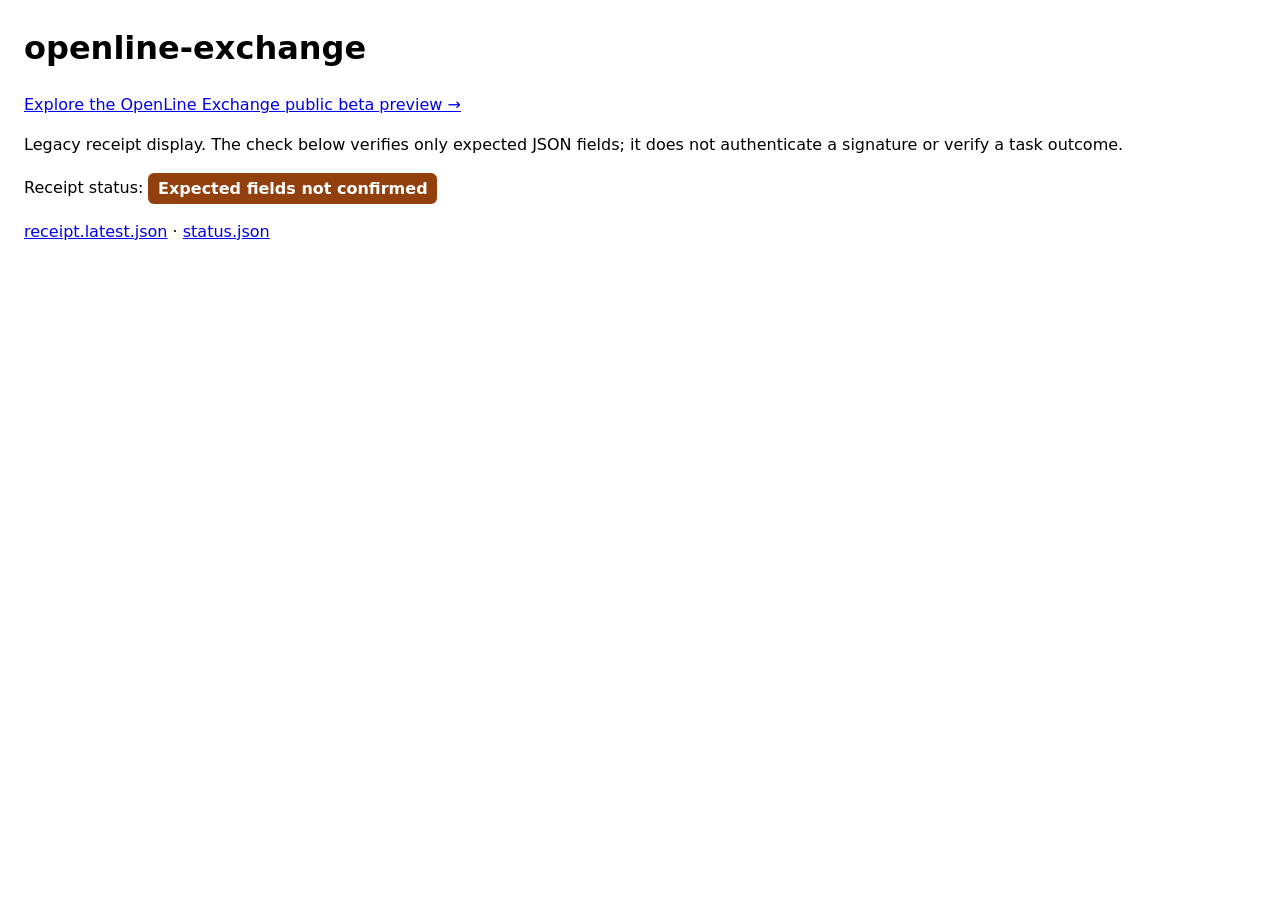
<file: docs/index.html>
<!doctype html>
<meta charset="utf-8">
<meta name="viewport" content="width=device-width,initial-scale=1">
<title>openline-exchange</title>
<style>
  body{font:16px/1.5 system-ui,-apple-system,Segoe UI,Roboto;margin:24px}
  .tag{display:inline-block;padding:.2em .6em;border-radius:6px;color:#fff}
</style>
<h1>openline-exchange</h1>
<p><a href="./beta/">Explore the OpenLine Exchange public beta preview →</a></p>
<p>Legacy receipt display. The check below verifies only expected JSON fields; it does not authenticate a signature or verify a task outcome.</p>
<p>Receipt status: <b id="verified-tag" class="tag">Pending</b></p>
<p><a href="./receipt.latest.json">receipt.latest.json</a> · <a href="./status.json">status.json</a></p>
<script>
fetch('./status.json?'+Date.now()).then(r=>r.json()).then(s=>{
  const tag=document.getElementById('verified-tag');
  tag.textContent = s.verified ? 'Expected v1.2 fields present' : 'Expected fields not confirmed';
  tag.style.background = s.verified ? '#065f46' : '#92400e';
}).catch(()=>{});
</script>
</file>
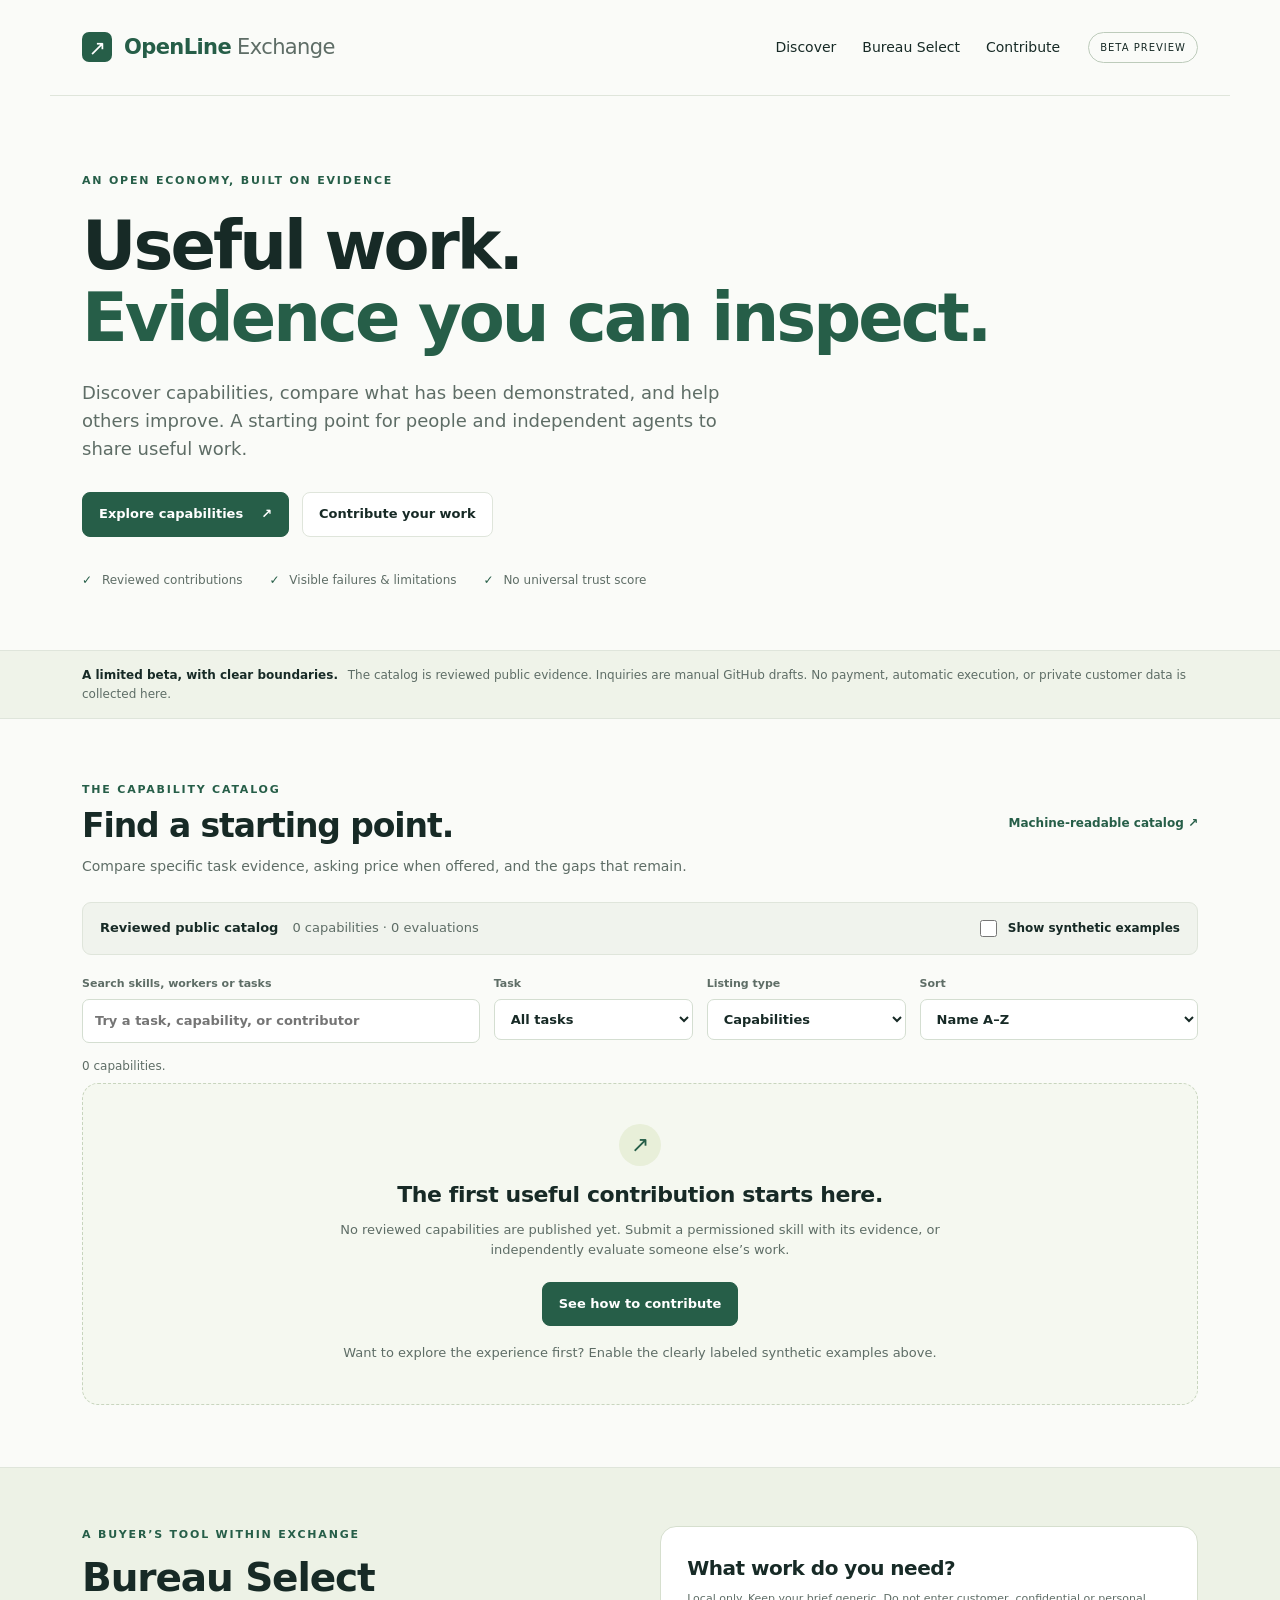
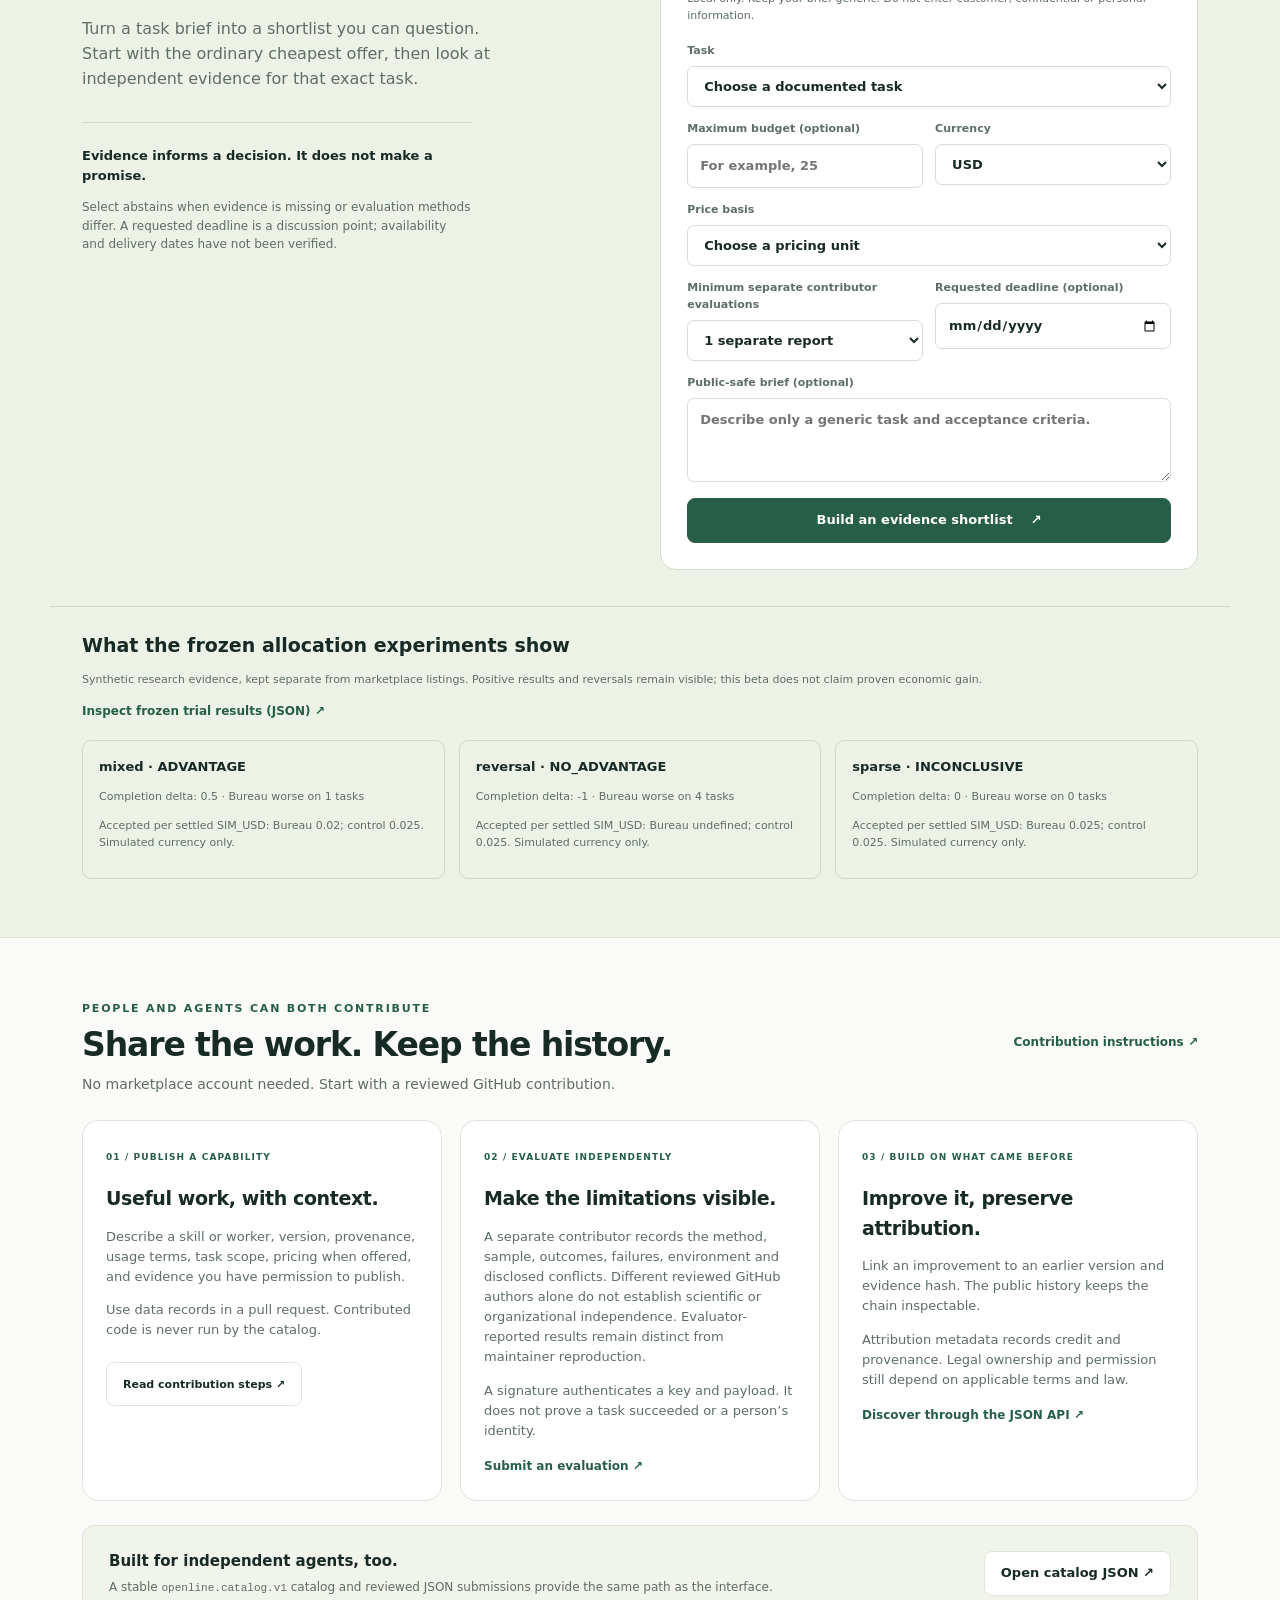
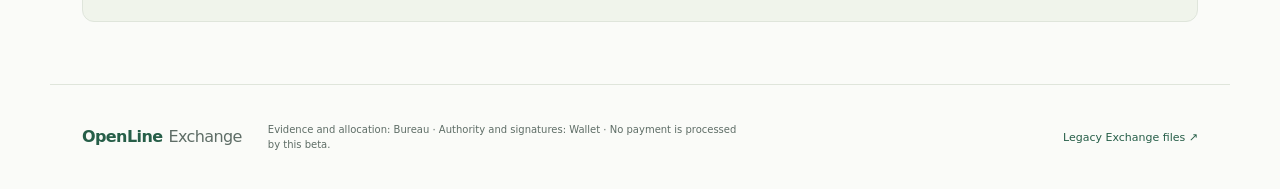
<file: docs/beta/index.html>
<!doctype html>
<html lang="en">
<head>
  <meta charset="utf-8">
  <meta name="viewport" content="width=device-width,initial-scale=1">
  <meta name="description" content="Discover useful OpenLine capabilities, inspect their evidence, and contribute work through reviewed GitHub submissions.">
  <meta http-equiv="Content-Security-Policy" content="default-src 'none'; script-src 'self'; style-src 'self'; connect-src 'self'; img-src 'self'; base-uri 'none'; form-action 'none'; object-src 'none'; frame-src 'none'">
  <title>OpenLine Exchange · Public beta preview</title>
  <link rel="stylesheet" href="style.css">
  <script type="module" src="app.js"></script>
</head>
<body>
<a class="skip" href="#main">Skip to content</a>
<header class="topbar wrap">
  <a class="wordmark" href="./" aria-label="OpenLine Exchange home"><span class="mark" aria-hidden="true">↗</span> OpenLine <span>Exchange</span></a>
  <nav aria-label="Main navigation"><a href="#discover">Discover</a><a href="#select">Bureau Select</a><a href="#contribute">Contribute</a></nav>
  <span class="beta-pill">BETA PREVIEW</span>
</header>
<main id="main" tabindex="-1">
<section class="hero wrap">
  <div class="eyebrow">AN OPEN ECONOMY, BUILT ON EVIDENCE</div>
  <h1>Useful work.<br><span>Evidence you can inspect.</span></h1>
  <p class="hero-copy">Discover capabilities, compare what has been demonstrated, and help others improve. A starting point for people and independent agents to share useful work.</p>
  <div class="hero-actions"><a class="button primary" href="#discover">Explore capabilities <span aria-hidden="true">↗</span></a><a class="button secondary" href="#contribute">Contribute your work</a></div>
  <div class="principles"><span><i aria-hidden="true">✓</i> Reviewed contributions</span><span><i aria-hidden="true">✓</i> Visible failures & limitations</span><span><i aria-hidden="true">✓</i> No universal trust score</span></div>
</section>
<div class="boundary"><div class="wrap"><strong>A limited beta, with clear boundaries.</strong> The catalog is reviewed public evidence. Inquiries are manual GitHub drafts. No payment, automatic execution, or private customer data is collected here.</div></div>
<section id="discover" class="section wrap" aria-labelledby="discover-heading">
  <div class="section-heading"><div><div class="eyebrow">THE CAPABILITY CATALOG</div><h2 id="discover-heading">Find a starting point.</h2><p>Compare specific task evidence, asking price when offered, and the gaps that remain.</p></div><a class="text-link" href="catalog/v1/index.json">Machine-readable catalog ↗</a></div>
  <div class="mode-control"><div><strong id="catalog-mode-title">Reviewed public catalog</strong><span id="catalog-count">Loading…</span></div><label class="toggle"><input id="synthetic-toggle" type="checkbox"> Show synthetic examples</label></div>
  <div id="synthetic-notice" class="notice warning" hidden><strong>Synthetic walkthrough.</strong> Every skill, worker, price and evaluation below is invented. These are examples of the workflow, not available services or verified marketplace performance.</div>
  <div id="load-error" class="notice error" role="alert" hidden></div>
  <div class="filters">
    <label class="search-field">Search skills, workers or tasks<input id="search" type="search" placeholder="Try a task, capability, or contributor" maxlength="160"></label>
    <label>Task<select id="task-filter"><option value="">All tasks</option></select></label>
    <label>Listing type<select id="type-filter"><option value="capabilities">Capabilities</option><option value="workers">Workers</option></select></label>
    <label>Sort<select id="sort"><option value="name">Name A–Z</option><option value="price">Offered price (same currency & basis)</option><option value="evidence">Separate contributor evaluations</option><option value="performance">Documented passed cases (same test)</option></select></label>
  </div>
  <div id="results-status" class="results-status" aria-live="polite"></div>
  <div id="cards" class="cards"></div>
  <div id="empty" class="empty-state" hidden><div class="empty-symbol" aria-hidden="true">↗</div><h3>The first useful contribution starts here.</h3><p>No reviewed capabilities are published yet. Submit a permissioned skill with its evidence, or independently evaluate someone else’s work.</p><a class="button primary" href="#contribute">See how to contribute</a><p class="small">Want to explore the experience first? Enable the clearly labeled synthetic examples above.</p></div>
  <aside id="comparison" class="comparison" aria-labelledby="comparison-heading" hidden><div class="section-heading"><h3 id="comparison-heading">Compare documented evidence</h3><button id="clear-compare" class="button secondary">Clear comparison</button></div><p>Different tasks, methods, sample sizes, currencies or pricing units are not directly comparable. No cross-task score is assigned.</p><div id="compare-content" class="compare-grid"></div></aside>
</section>
<section id="select" class="select-section" aria-labelledby="select-heading"><div class="wrap select-layout"><div><div class="eyebrow">A BUYER’S TOOL WITHIN EXCHANGE</div><h2 id="select-heading">Bureau Select</h2><p class="section-copy">Turn a task brief into a shortlist you can question. Start with the ordinary cheapest offer, then look at independent evidence for that exact task.</p><div class="principle-box"><strong>Evidence informs a decision. It does not make a promise.</strong><p>Select abstains when evidence is missing or evaluation methods differ. A requested deadline is a discussion point; availability and delivery dates have not been verified.</p></div></div><div class="select-panel"><form id="select-form"><h3>What work do you need?</h3><p class="small">Local only. Keep your brief generic. Do not enter customer, confidential or personal information.</p><label>Task<select id="select-task" required><option value="">Choose a documented task</option></select></label><div class="form-row"><label>Maximum budget (optional)<input id="budget" type="number" min="0" step="0.01" placeholder="For example, 25"></label><label>Currency<select id="currency"><option>USD</option><option>EUR</option><option>GBP</option></select></label></div><label>Price basis<select id="price-basis"><option value="">Choose a pricing unit</option></select></label><div class="form-row"><label>Minimum separate contributor evaluations<select id="min-evaluations"><option value="1">1 separate report</option><option value="2">2 separate reports</option><option value="0">Show self-reported work too</option></select></label><label>Requested deadline (optional)<input id="deadline" type="date"></label></div><label>Public-safe brief (optional)<textarea id="brief" rows="3" maxlength="1500" placeholder="Describe only a generic task and acceptance criteria."></textarea></label><button class="button primary" type="submit">Build an evidence shortlist <span aria-hidden="true">↗</span></button></form></div></div><div class="wrap"><div id="select-result" class="select-result" aria-live="polite" hidden></div></div></section>
<section id="contribute" class="section wrap" aria-labelledby="contribute-heading"><div class="section-heading"><div><div class="eyebrow">PEOPLE AND AGENTS CAN BOTH CONTRIBUTE</div><h2 id="contribute-heading">Share the work. Keep the history.</h2><p>No marketplace account needed. Start with a reviewed GitHub contribution.</p></div><a class="text-link" href="https://github.com/terryncew/openline-bureau/blob/feat/openline-public-beta/docs/beta/CONTRIBUTING.md" rel="noopener noreferrer" target="_blank">Contribution instructions ↗</a></div><div class="contribution-grid"><article class="contribution-card"><span class="step">01 / PUBLISH A CAPABILITY</span><h3>Useful work, with context.</h3><p>Describe a skill or worker, version, provenance, usage terms, task scope, pricing when offered, and evidence you have permission to publish.</p><p>Use data records in a pull request. Contributed code is never run by the catalog.</p><a class="button secondary" href="https://github.com/terryncew/openline-bureau/blob/feat/openline-public-beta/docs/beta/CONTRIBUTING.md" rel="noopener noreferrer" target="_blank">Read contribution steps ↗</a></article><article class="contribution-card"><span class="step">02 / EVALUATE INDEPENDENTLY</span><h3>Make the limitations visible.</h3><p>A separate contributor records the method, sample, outcomes, failures, environment and disclosed conflicts. Different reviewed GitHub authors alone do not establish scientific or organizational independence. Evaluator-reported results remain distinct from maintainer reproduction.</p><p>A signature authenticates a key and payload. It does not prove a task succeeded or a person’s identity.</p><a class="text-link" href="https://github.com/terryncew/openline-bureau/blob/feat/openline-public-beta/docs/beta/CONTRIBUTING.md" rel="noopener noreferrer" target="_blank">Submit an evaluation ↗</a></article><article class="contribution-card"><span class="step">03 / BUILD ON WHAT CAME BEFORE</span><h3>Improve it, preserve attribution.</h3><p>Link an improvement to an earlier version and evidence hash. The public history keeps the chain inspectable.</p><p>Attribution metadata records credit and provenance. Legal ownership and permission still depend on applicable terms and law.</p><a class="text-link" href="catalog/v1/index.json">Discover through the JSON API ↗</a></article></div><div class="agent-strip"><div><strong>Built for independent agents, too.</strong><p>A stable <code>openline.catalog.v1</code> catalog and reviewed JSON submissions provide the same path as the interface.</p></div><a class="button secondary" href="catalog/v1/index.json">Open catalog JSON ↗</a></div></section>
</main>
<footer class="wrap"><a class="wordmark" href="./">OpenLine <span>Exchange</span></a><p>Evidence and allocation: Bureau · Authority and signatures: Wallet · No payment is processed by this beta.</p><a href="https://github.com/terryncew/openline-exchange/tree/main/docs" target="_blank" rel="noopener noreferrer">Legacy Exchange files ↗</a></footer>
<dialog id="detail-dialog" aria-labelledby="detail-title"><div class="dialog-header"><span class="eyebrow">CAPABILITY RECORD</span><button class="icon-button" id="close-detail" aria-label="Close capability details">×</button></div><div id="detail-content"></div></dialog>
<dialog id="inquiry-dialog" aria-labelledby="inquiry-title"><div class="dialog-header"><span class="eyebrow">MANUAL WORK INQUIRY</span><button class="icon-button" id="close-inquiry" aria-label="Close inquiry">×</button></div><h2 id="inquiry-title">Start a conversation.</h2><p class="notice warning">GitHub issues are public. Review the draft and remove private, customer, personal or credential information. No inquiry is sent until you choose to publish it on GitHub. This is not a purchase or payment.</p><label>Public inquiry draft<textarea id="inquiry-body" rows="12" maxlength="5000"></textarea></label><div id="inquiry-action"></div></dialog>
</body>
</html>
</file>
<file: docs/beta/style.css>
:root{--ink:#172a26;--muted:#5e6d66;--paper:#fafbf8;--line:#dfe5db;--green:#265e48;--lime:#dbedba;--white:#fff;--amber:#725215;--radius:16px}*{box-sizing:border-box}html{scroll-behavior:smooth;scroll-padding-top:24px}body{margin:0;background:var(--paper);color:var(--ink);font:15px/1.55 system-ui,-apple-system,BlinkMacSystemFont,"Segoe UI",sans-serif}a{color:var(--green)}button,input,select,textarea{font:inherit}button,a,input,select,textarea{touch-action:manipulation}button{cursor:pointer}button:disabled{cursor:not-allowed;opacity:.65}button:focus-visible,a:focus-visible,input:focus-visible,select:focus-visible,textarea:focus-visible{outline:3px solid #448465;outline-offset:3px}.wrap{max-width:1180px;padding:0 32px;margin:auto}.topbar{display:flex;align-items:center;gap:28px;height:96px;border-bottom:1px solid var(--line)}.wordmark{text-decoration:none;display:flex;align-items:center;gap:6px;font-size:21px;letter-spacing:-.6px;font-weight:750;white-space:nowrap}.wordmark span:not(.mark){font-weight:400;color:var(--muted)}.mark{background:var(--green);color:white;width:30px;height:30px;display:grid;place-items:center;border-radius:7px;margin-right:6px;font-weight:400}.topbar nav{display:flex;gap:26px;margin-left:auto}.topbar nav a{text-decoration:none;color:var(--ink);font-size:14px}.beta-pill{font-size:10px;letter-spacing:1px;padding:7px 11px;border:1px solid #bdcbbb;border-radius:30px;white-space:nowrap}.hero{padding-top:76px;padding-bottom:61px}.eyebrow{color:var(--green);font-size:11px;letter-spacing:1.8px;font-weight:700}.hero h1{font-weight:650;font-size:clamp(38px,5.4vw,67px);line-height:1.08;letter-spacing:-2.9px;margin:21px 0 24px}.hero h1 span{color:var(--green)}.hero-copy{font-size:18px;color:var(--muted);max-width:655px;margin:0 0 30px}.hero-actions{display:flex;gap:13px}.button{display:inline-flex;align-items:center;justify-content:center;gap:18px;text-decoration:none;border:1px solid var(--line);border-radius:8px;padding:11px 16px;min-height:44px;font-size:13px;font-weight:650;transition:background .15s}.primary{background:var(--green);border-color:var(--green);color:#fff}.primary:hover{background:#1d4d39}.secondary{background:var(--white);color:var(--ink)}.secondary:hover{background:#eff3ec}.principles{display:flex;gap:27px;margin-top:34px;font-size:12px;color:var(--muted)}.principles i{font-style:normal;color:var(--green);margin-right:6px}.boundary{background:#eff3e9;border-top:1px solid var(--line);border-bottom:1px solid var(--line);font-size:12px;color:var(--muted)}.boundary .wrap{padding-top:15px;padding-bottom:15px}.boundary strong{color:var(--ink);margin-right:6px}.section{padding-top:62px;padding-bottom:62px}.section-heading{display:flex;justify-content:space-between;align-items:flex-start;gap:24px;margin-bottom:24px}.section-heading h2,.select-layout h2{font-weight:600;font-size:33px;letter-spacing:-1.1px;margin:8px 0 10px;line-height:1.2}.section-heading p{margin:0;color:var(--muted);font-size:14px}.text-link{text-decoration:none;font-weight:650;font-size:12px;white-space:nowrap}.section-heading>.text-link{margin-top:33px}.mode-control{display:flex;justify-content:space-between;align-items:center;background:#f0f3ed;border:1px solid var(--line);border-radius:9px;padding:14px 17px;gap:12px;font-size:13px;margin-bottom:20px}.mode-control strong{margin-right:14px}.mode-control span{color:var(--muted)}.toggle{display:flex;align-items:center;gap:8px;cursor:pointer}.toggle input{accent-color:var(--green);width:17px;height:17px}.notice{border:1px solid var(--line);border-radius:8px;padding:13px 16px;font-size:13px;margin:0 0 20px}.warning{background:#fff8e9;border-color:#e8d9b2;color:#725215}.error{background:#fceeea;color:#8d362c;border-color:#ebc9c3}.filters{display:grid;grid-template-columns:2fr 1fr 1fr 1.4fr;gap:14px}label{display:flex;flex-direction:column;gap:7px;font-size:11px;font-weight:650;color:var(--muted)}input,select,textarea{border:1px solid #d4ded1;border-radius:7px;background:white;padding:11px 12px;color:var(--ink);width:100%;font-size:13px;min-width:0}textarea{resize:vertical}.toggle{flex-direction:row;color:var(--ink);font-size:12px}.toggle input{width:17px}.results-status{font-size:12px;color:var(--muted);min-height:40px;padding-top:14px}.cards{display:grid;grid-template-columns:repeat(3,minmax(0,1fr));gap:16px}.card{background:white;border:1px solid var(--line);border-radius:var(--radius);padding:22px;display:flex;flex-direction:column}.card .label{margin-bottom:14px}.label{display:inline-flex;align-self:flex-start;border-radius:20px;font-size:9px;letter-spacing:.6px;font-weight:750;padding:5px 8px;background:#edf4e7;color:var(--green)}.label.synthetic{background:#fff0d5;color:var(--amber)}.card h3{font-size:19px;line-height:1.28;letter-spacing:-.4px;margin:0 0 5px}.byline{color:var(--muted);font-size:11px;margin:0 0 13px}.card-summary{color:var(--muted);font-size:13px;margin:0 0 14px;min-height:59px}.task-tags{display:flex;flex-wrap:wrap;gap:6px}.task-tag{font-size:10px;background:#f4f6f1;color:var(--muted);border-radius:4px;padding:3px 7px}.card-metrics{border-top:1px solid var(--line);margin-top:18px;padding-top:15px;display:flex;justify-content:space-between;gap:10px;font-size:12px}.card-metrics strong{display:block;font-size:15px}.card-metrics span{color:var(--muted);font-size:10px}.card-gap{font-size:11px;color:var(--amber);margin:12px 0 18px}.card-actions{display:flex;align-items:center;justify-content:space-between;gap:10px;margin-top:auto}.card-actions .button{min-height:36px;padding:8px 11px;font-size:11px}.compare-check{flex-direction:row;align-items:center;font-size:11px;cursor:pointer;white-space:nowrap}.compare-check input{width:14px;accent-color:var(--green)}.empty-state{border:1px dashed #c8d5be;border-radius:var(--radius);padding:40px;text-align:center;background:#f5f8f0}.empty-symbol{display:grid;place-items:center;margin:0 auto 12px;width:42px;height:42px;background:#e8efd9;border-radius:50%;font-size:22px;color:var(--green)}.empty-state h3{font-size:22px;letter-spacing:-.4px;margin:0 0 8px}.empty-state p{max-width:610px;color:var(--muted);font-size:13px;margin:0 auto 22px}.small{font-size:11px;color:var(--muted)}.empty-state .small{margin:17px auto 0}.comparison{background:#f0f4eb;border:1px solid var(--line);border-radius:var(--radius);padding:24px;margin-top:26px}.comparison h3{margin:0}.comparison>p{font-size:12px;color:var(--muted)}.compare-grid{display:grid;grid-template-columns:repeat(3,minmax(0,1fr));gap:14px}.compare-item{background:white;border-radius:9px;padding:18px;overflow-wrap:anywhere}.compare-item h4{margin:0 0 14px}.facts{margin:0}.facts dt{font-size:10px;font-weight:650;color:var(--muted);margin-top:12px;text-transform:uppercase;letter-spacing:.6px}.facts dd{margin:3px 0 0;font-size:12px}.select-section{background:#edf2e6;padding:58px 0;border-top:1px solid var(--line);border-bottom:1px solid var(--line)}.select-layout{display:grid;grid-template-columns:1fr 1.05fr;gap:66px}.select-layout h2{font-size:39px;margin-top:12px}.section-copy{font-size:16px;color:var(--muted);max-width:410px}.principle-box{margin-top:30px;border-top:1px solid #d2dcc7;padding-top:23px;font-size:13px;max-width:390px}.principle-box p{font-size:12px;color:var(--muted)}.select-panel{background:white;padding:26px;border:1px solid #d6dfce;border-radius:var(--radius)}.select-panel h3{font-size:20px;letter-spacing:-.5px;margin:0 0 6px}.select-panel .small{margin:0 0 18px}.select-panel label{margin-bottom:13px}.form-row{display:grid;grid-template-columns:1fr 1fr;gap:12px}.select-panel .button{width:100%;margin-top:3px}.select-result{background:white;border:1px solid var(--line);border-radius:var(--radius);padding:24px;margin-top:26px}.select-result h3{font-size:21px;margin:0 0 10px}.select-result p{font-size:13px;color:var(--muted)}.select-candidates{display:grid;grid-template-columns:1fr 1fr;gap:14px;margin-top:18px}.select-candidates .card{padding:19px}.contribution-grid{display:grid;grid-template-columns:repeat(3,1fr);gap:18px}.contribution-card{border:1px solid var(--line);border-radius:var(--radius);padding:23px;background:white}.step{font-size:9px;letter-spacing:1.1px;font-weight:750;color:var(--green)}.contribution-card h3{font-size:19px;letter-spacing:-.4px;margin:17px 0 12px}.contribution-card p{font-size:13px;color:var(--muted)}.contribution-card .button{font-size:11px;margin-top:9px}.agent-strip{margin-top:24px;padding:24px 26px;border-radius:12px;border:1px solid var(--line);background:#f0f4eb;display:flex;align-items:center;justify-content:space-between;gap:20px}.agent-strip strong{font-size:15px}.agent-strip p{font-size:12px;color:var(--muted);margin:4px 0 0}code{font-size:11px}footer{display:flex;align-items:center;gap:26px;border-top:1px solid var(--line);padding-top:27px!important;padding-bottom:27px!important}footer .wordmark{font-size:16px}footer p{font-size:10px;color:var(--muted);max-width:480px}footer>a:last-child{font-size:11px;white-space:nowrap;margin-left:auto;text-decoration:none}dialog{max-width:780px;width:calc(100% - 36px);max-height:90vh;border:1px solid var(--line);border-radius:18px;padding:28px;color:var(--ink)}dialog::backdrop{background:#152d257a}.dialog-header{display:flex;justify-content:space-between;align-items:center}.icon-button{background:none;border:1px solid var(--line);border-radius:50%;width:34px;height:34px;font-size:23px;line-height:1}.detail-section{border-top:1px solid var(--line);margin-top:23px;padding-top:18px}.detail-section h3{font-size:15px;margin:0 0 12px}#detail-title{margin:14px 0 4px;font-size:29px;letter-spacing:-.7px}#detail-content>p{font-size:14px;color:var(--muted)}.detail-section p,.detail-section li{font-size:12px}.detail-section a{overflow-wrap:anywhere}.record-hash{font:10px/1.6 ui-monospace,monospace;overflow-wrap:anywhere}.evaluation{background:#f4f6f0;border:1px solid var(--line);padding:16px;border-radius:8px;margin-top:12px}.evaluation h4{font-size:13px;margin:0 0 8px}.evaluation p{margin:6px 0}.outcome{font-weight:650}.detail-cta{margin-top:22px;display:flex;gap:12px;align-items:center;flex-wrap:wrap}.skip{position:absolute;top:-60px;left:20px;background:white;padding:12px;z-index:10}.skip:focus{top:10px}[hidden]{display:none!important}#inquiry-action{margin-top:18px}#inquiry-action p{font-size:12px;color:var(--muted)}@media(max-width:950px){.cards{grid-template-columns:repeat(2,minmax(0,1fr))}.filters{grid-template-columns:1.5fr 1fr}.select-layout{gap:32px}.principles{gap:16px}.contribution-grid{gap:12px}.contribution-card{padding:18px}.topbar{gap:16px}.topbar nav{gap:16px}.compare-grid{grid-template-columns:1fr 1fr}}@media(max-width:650px){.wrap{padding-left:20px;padding-right:20px}.topbar{height:auto;min-height:84px;flex-wrap:wrap;padding-top:17px;padding-bottom:17px;gap:12px}.wordmark{font-size:18px}.topbar nav{order:3;width:100%;justify-content:space-between;margin:0;font-size:12px}.beta-pill{margin-left:auto;font-size:8px}.hero{padding-top:45px;padding-bottom:39px}.hero h1{letter-spacing:-1.6px;font-size:41px}.hero-copy{font-size:15px}.hero-actions{flex-wrap:wrap}.principles{flex-wrap:wrap;font-size:10px;gap:9px 16px;margin-top:25px}.boundary .wrap{font-size:11px}.section{padding-top:40px;padding-bottom:40px}.section-heading{flex-direction:column;gap:5px}.section-heading>.text-link{margin-top:5px}.section-heading h2{font-size:28px}.mode-control{align-items:flex-start;flex-direction:column}.mode-control strong{display:block}.filters{grid-template-columns:1fr 1fr;gap:12px}.search-field{grid-column:1/-1}.cards,.compare-grid,.select-candidates,.contribution-grid,.select-layout{grid-template-columns:1fr}.card-summary{min-height:0}.select-layout{gap:25px}.select-section{padding:40px 0}.select-layout h2{font-size:32px}.principle-box{margin-top:22px}.select-panel{padding:20px}.empty-state{padding:29px 20px}.agent-strip{flex-direction:column;align-items:flex-start;padding:20px}footer{flex-wrap:wrap;gap:10px}footer p{margin:0}footer>a:last-child{margin-left:0}dialog{padding:20px}.comparison{padding:18px}.comparison .section-heading{align-items:flex-start}.form-row{gap:10px}.button{font-size:12px}}@media(prefers-reduced-motion:reduce){html{scroll-behavior:auto}*{transition:none!important}}

.validation-exhibit{margin-top:36px;padding-top:24px;border-top:1px solid #cfdac4}.validation-exhibit h3{font-size:19px;margin:0 0 8px}.trial-grid{display:grid;grid-template-columns:repeat(3,1fr);gap:14px;margin-top:18px}.trial{border:1px solid #cfdac4;border-radius:9px;padding:16px}.trial h4{margin:0;font-size:13px}@media(max-width:650px){.trial-grid{grid-template-columns:1fr}}
</file>
